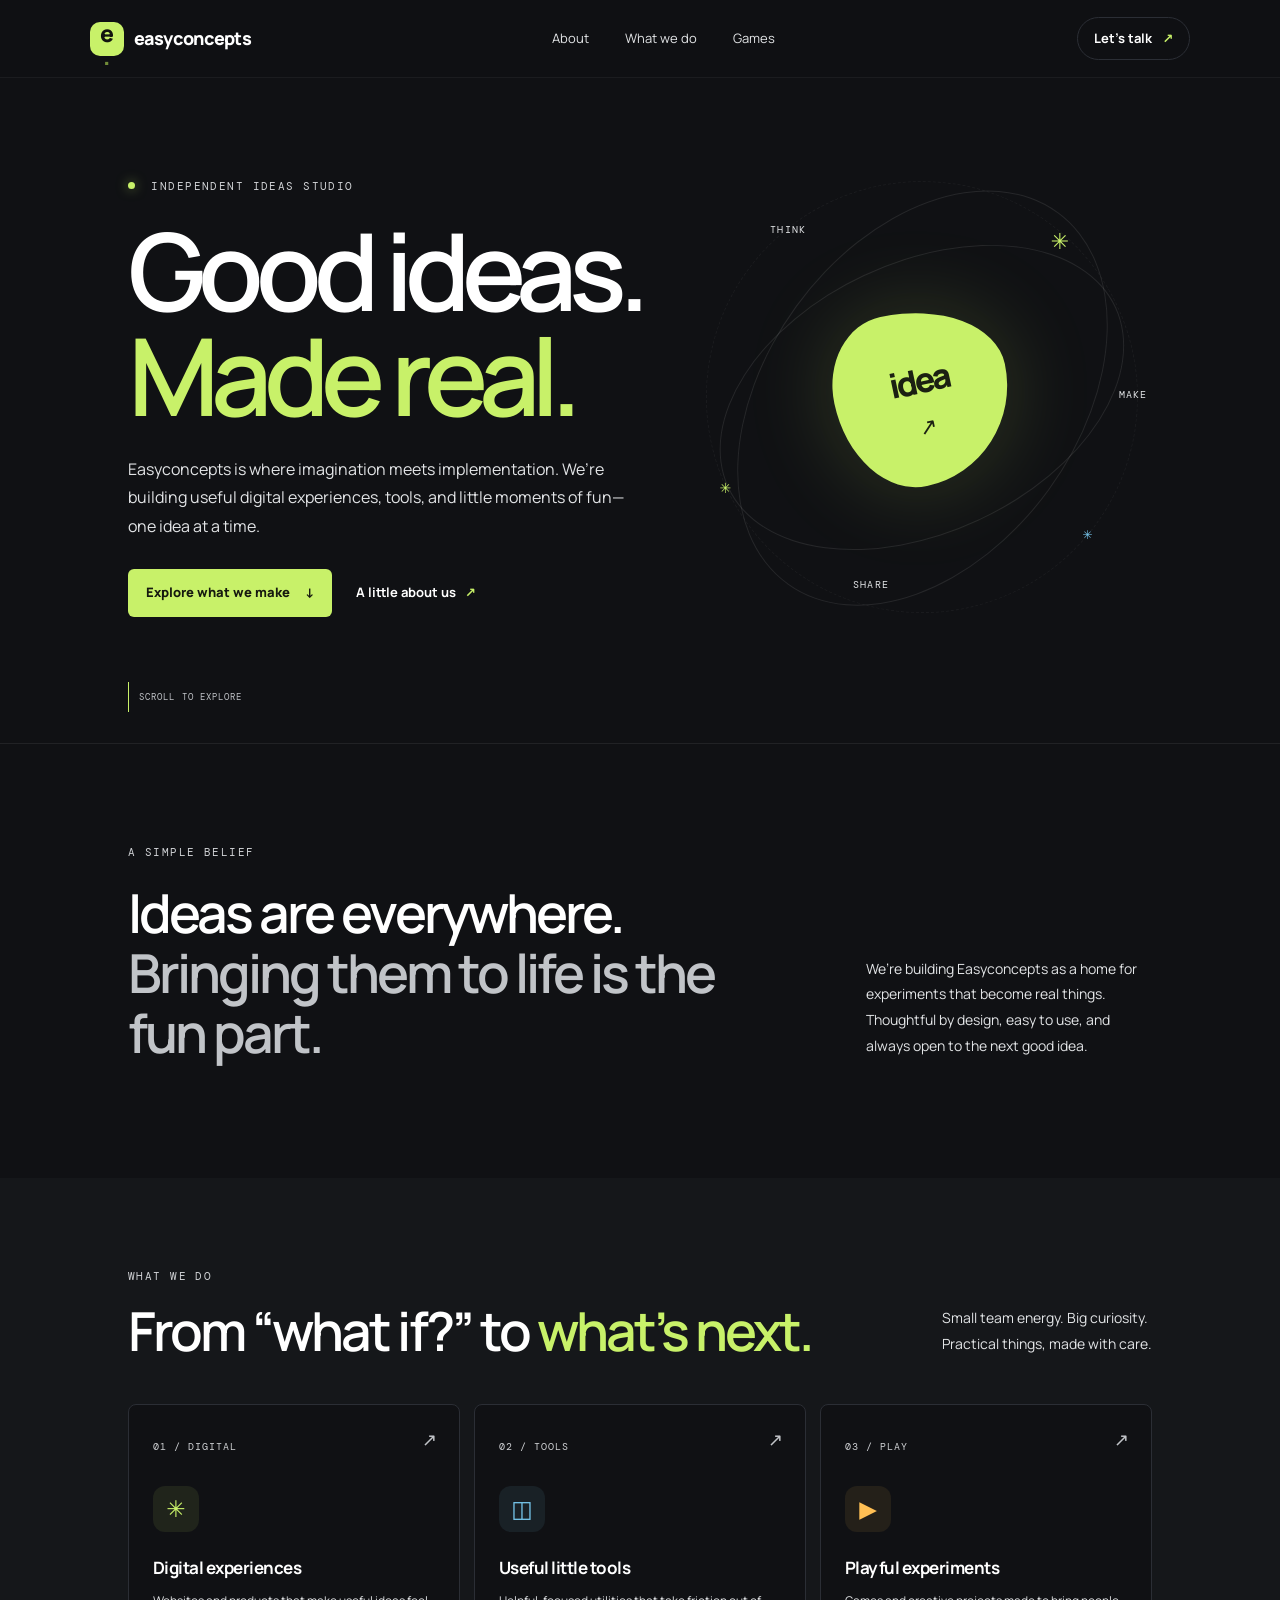
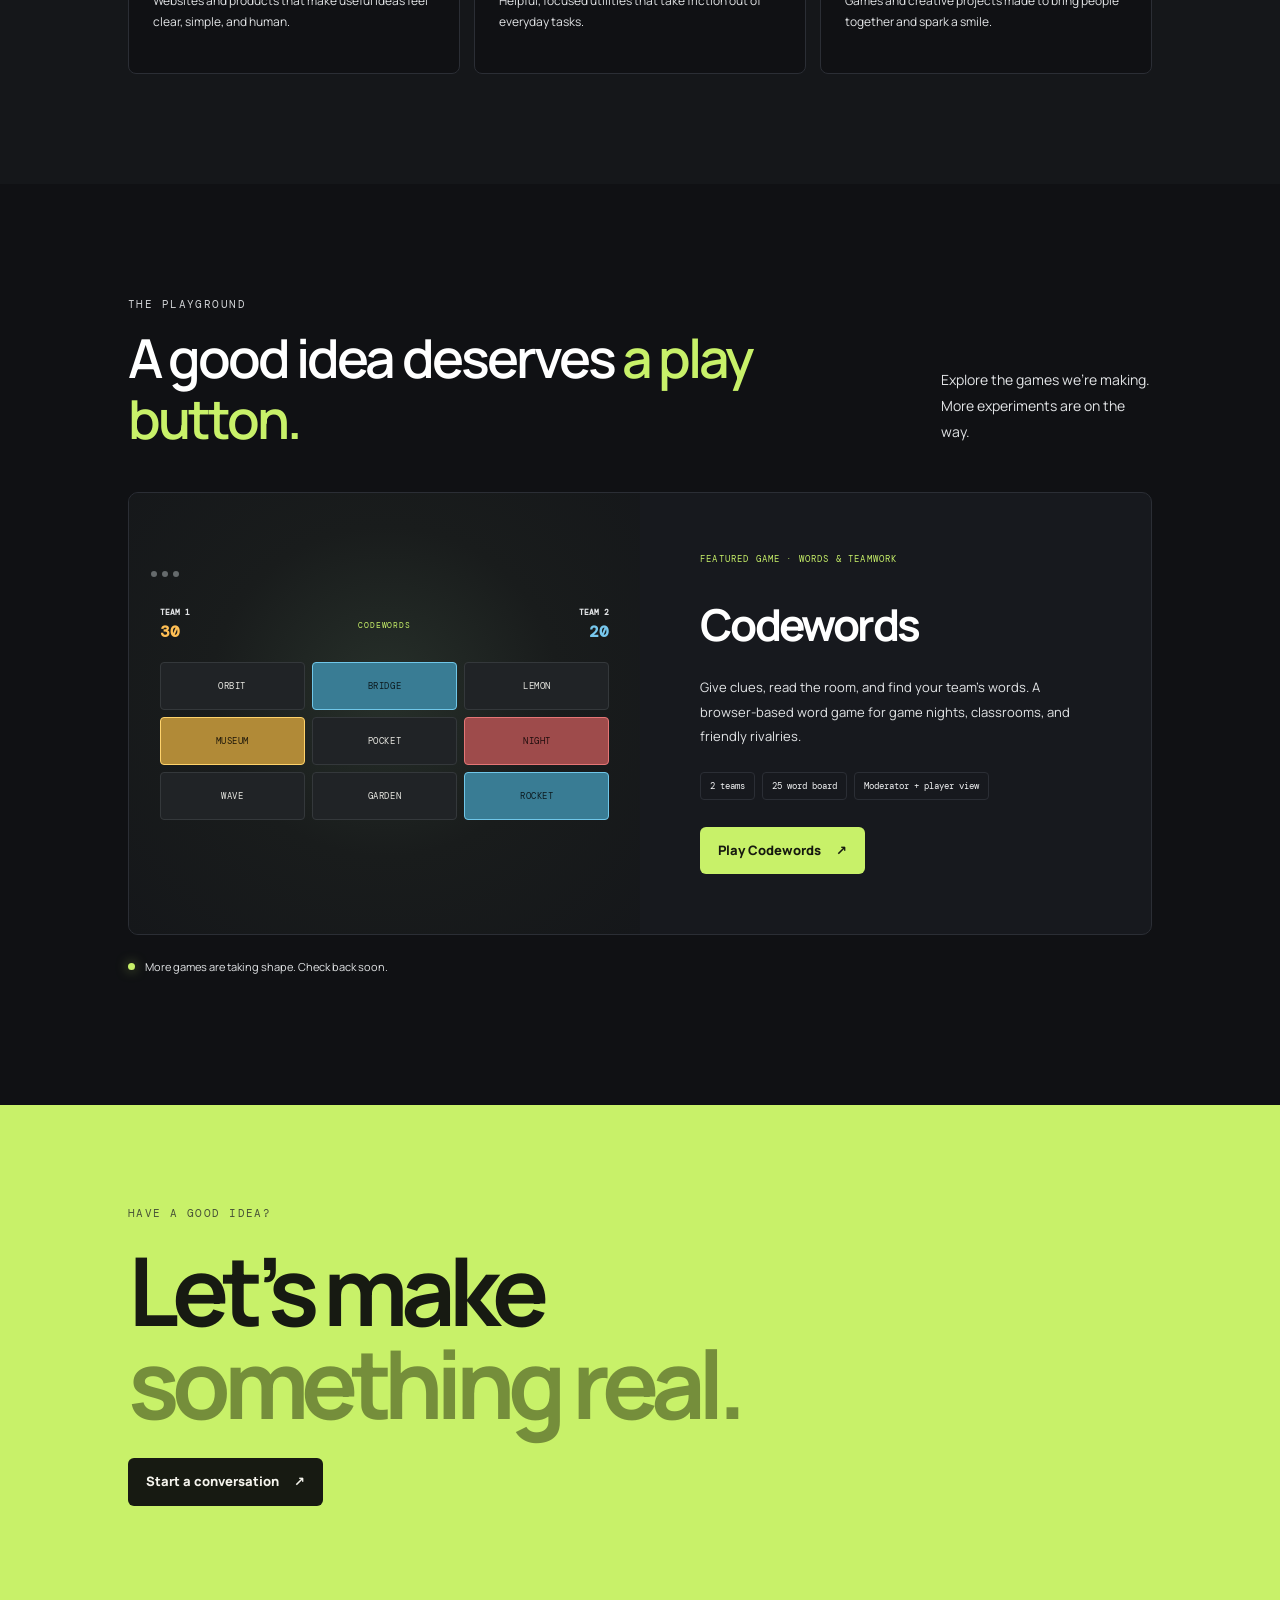
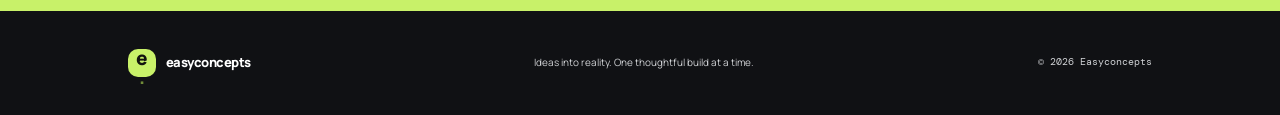
<file: index.html>
<!doctype html>
<html lang="en">
<head>
  <meta charset="utf-8">
  <meta name="viewport" content="width=device-width, initial-scale=1">
  <meta name="theme-color" content="#101114">
  <meta name="description" content="Easyconcepts turns good ideas into thoughtful digital experiences, useful tools, and playful things to share.">
  <title>Easyconcepts — Ideas, made real.</title>
  <link rel="preconnect" href="https://fonts.googleapis.com">
  <link rel="preconnect" href="https://fonts.gstatic.com" crossorigin>
  <link href="https://fonts.googleapis.com/css2?family=DM+Mono:wght@400;500&family=Manrope:wght@400;500;600;700;800&display=swap" rel="stylesheet">
  <link rel="stylesheet" href="css/styles.css">
  <link rel="stylesheet" href="css/readability.css">
</head>
<body class="site-page">
  <header class="site-header">
    <a class="brand" href="#home" aria-label="Easyconcepts home"><span class="brand-mark">e<span>.</span></span><span>easyconcepts</span></a>
    <nav class="site-nav" aria-label="Main navigation">
      <a href="#about">About</a><a href="#work">What we do</a><a href="#games">Games</a>
    </nav>
    <a class="header-cta" href="mailto:hello@easyconcepts.in">Let’s talk <span aria-hidden="true">↗</span></a>
  </header>

  <main>
    <section class="hero section-wrap" id="home">
      <div class="hero-copy">
        <p class="eyebrow"><span class="status-dot"></span> INDEPENDENT IDEAS STUDIO</p>
        <h1>Good ideas.<br><span class="accent-text">Made real.</span></h1>
        <p class="hero-description">Easyconcepts is where imagination meets implementation. We’re building useful digital experiences, tools, and little moments of fun—one idea at a time.</p>
        <div class="hero-actions"><a class="button button-primary" href="#work">Explore what we make <span aria-hidden="true">↓</span></a><a class="text-link" href="#about">A little about us <span aria-hidden="true">↗</span></a></div>
      </div>
      <div class="hero-art" aria-label="Abstract illustration representing an idea coming to life" role="img">
        <div class="orbit orbit-one"></div><div class="orbit orbit-two"></div><div class="orbit orbit-three"></div>
        <div class="art-core"><span>idea</span><strong>↗</strong></div>
        <span class="art-label label-one">THINK</span><span class="art-label label-two">MAKE</span><span class="art-label label-three">SHARE</span>
        <span class="art-star star-one">✳</span><span class="art-star star-two">✳</span><span class="art-star star-three">✳</span>
      </div>
      <a class="scroll-note" href="#about"><span></span> SCROLL TO EXPLORE</a>
    </section>

    <section class="intro-section section-wrap" id="about">
      <p class="eyebrow">A SIMPLE BELIEF</p>
      <div class="intro-grid"><h2>Ideas are everywhere.<br><span class="muted-text">Bringing them to life is the fun part.</span></h2><p>We’re building Easyconcepts as a home for experiments that become real things. Thoughtful by design, easy to use, and always open to the next good idea.</p></div>
    </section>

    <section class="work-section section-wrap" id="work">
      <div class="section-heading"><div><p class="eyebrow">WHAT WE DO</p><h2>From “what if?” to <span class="accent-text">what’s next.</span></h2></div><p>Small team energy. Big curiosity.<br>Practical things, made with care.</p></div>
      <div class="work-grid">
        <article class="work-card"><span class="card-index">01 / DIGITAL</span><div class="work-icon icon-spark">✳</div><h3>Digital experiences</h3><p>Websites and products that make useful ideas feel clear, simple, and human.</p><span class="card-arrow" aria-hidden="true">↗</span></article>
        <article class="work-card"><span class="card-index">02 / TOOLS</span><div class="work-icon icon-shape">◫</div><h3>Useful little tools</h3><p>Helpful, focused utilities that take friction out of everyday tasks.</p><span class="card-arrow" aria-hidden="true">↗</span></article>
        <article class="work-card"><span class="card-index">03 / PLAY</span><div class="work-icon icon-play">▶</div><h3>Playful experiments</h3><p>Games and creative projects made to bring people together and spark a smile.</p><span class="card-arrow" aria-hidden="true">↗</span></article>
      </div>
    </section>

    <section class="games-section section-wrap" id="games">
      <div class="section-heading"><div><p class="eyebrow">THE PLAYGROUND</p><h2>A good idea deserves <span class="accent-text">a play button.</span></h2></div><p>Explore the games we’re making.<br>More experiments are on the way.</p></div>
      <article class="game-feature">
        <div class="game-preview" aria-hidden="true"><div class="preview-top"><span></span><span></span><span></span></div><div class="preview-score"><b>TEAM 1 <strong>30</strong></b><i>CODEWORDS</i><b>TEAM 2 <strong>20</strong></b></div><div class="preview-grid"><span>ORBIT</span><span class="tile-blue">BRIDGE</span><span>LEMON</span><span class="tile-gold">MUSEUM</span><span>POCKET</span><span class="tile-red">NIGHT</span><span>WAVE</span><span>GARDEN</span><span class="tile-blue">ROCKET</span></div></div>
        <div class="game-info"><p class="eyebrow">FEATURED GAME · WORDS &amp; TEAMWORK</p><h3>Codewords</h3><p>Give clues, read the room, and find your team’s words. A browser-based word game for game nights, classrooms, and friendly rivalries.</p><div class="game-tags"><span>2 teams</span><span>25 word board</span><span>Moderator + player view</span></div><a class="button button-primary" href="games/codewords/">Play Codewords <span aria-hidden="true">↗</span></a></div>
      </article>
      <p class="coming-soon"><span class="status-dot"></span> More games are taking shape. Check back soon.</p>
    </section>

    <section class="contact-section section-wrap"><p class="eyebrow">HAVE A GOOD IDEA?</p><h2>Let’s make<br><span class="accent-text">something real.</span></h2><a class="button button-light" href="mailto:hello@easyconcepts.in">Start a conversation <span aria-hidden="true">↗</span></a></section>
  </main>

  <footer class="site-footer"><a class="brand" href="#home"><span class="brand-mark">e<span>.</span></span><span>easyconcepts</span></a><p>Ideas into reality. One thoughtful build at a time.</p><span>© <span id="year"></span> Easyconcepts</span></footer>
  <script>document.getElementById('year').textContent=new Date().getFullYear();</script>
</body>
</html>
</file>
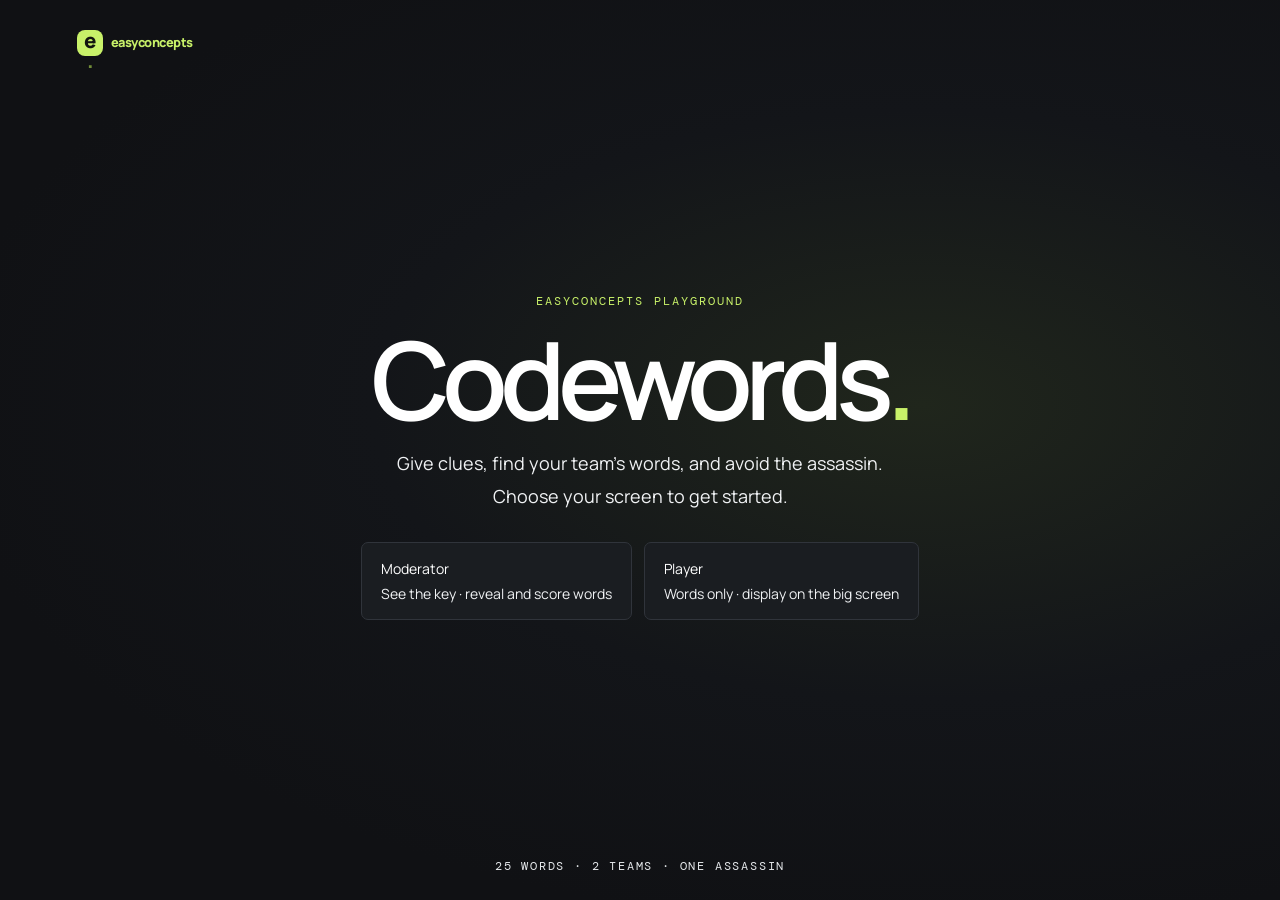
<file: games/codewords/index.html>
<!doctype html>
<html lang="en">
<head>
  <meta charset="utf-8">
  <meta name="viewport" content="width=device-width, initial-scale=1">
  <meta name="theme-color" content="#101114">
  <meta name="description" content="Play Codewords, a team word-guessing game by Easyconcepts.">
  <title>Codewords — Easyconcepts</title>
  <link rel="stylesheet" href="../../css/styles.css">
  <link rel="stylesheet" href="../../css/game.css">
  <link rel="stylesheet" href="../../css/game-board-responsive.css">
</head>
<body class="game-page player">
  <main class="game-shell">
    <section id="chooser" class="game-overlay">
      <a class="game-brand game-brand-home" href="../../" aria-label="Easyconcepts home"><span class="brand-mark">e<span>.</span></span><span>easyconcepts</span></a>
      <div class="chooser-content"><p class="game-kicker">EASYCONCEPTS PLAYGROUND</p><h1>Codewords<span>.</span></h1><p class="game-intro">Give clues, find your team’s words, and avoid the assassin. Choose your screen to get started.</p>
        <div class="role-choices"><button class="role-choice" data-role="moderator">Moderator <small>See the key · reveal and score words</small></button><button class="role-choice" data-role="player">Player <small>Words only · display on the big screen</small></button></div>
      </div>
      <span class="game-footnote">25 WORDS · 2 TEAMS · ONE ASSASSIN</span>
    </section>
    <section id="app" class="game-app" hidden>
      <header class="game-header">
        <a class="game-brand" href="../../" aria-label="Easyconcepts home"><span class="brand-mark">e<span>.</span></span><span>easyconcepts</span></a>
        <div id="team1" class="score-team team-one"><span>TEAM 1</span><strong id="s1">0</strong></div>
        <div class="game-status"><div id="status" aria-live="polite">&nbsp;</div><div id="target"></div></div>
        <div id="team2" class="score-team team-two"><span>TEAM 2</span><strong id="s2">0</strong></div>
        <a class="home-link" href="../../">Back to site ↗</a>
      </header>
      <main id="grid" class="word-grid" aria-label="Codewords game board"></main>
      <footer id="controls" class="game-controls" hidden>
        <label for="listSel">Word list</label><select id="listSel"></select>
        <button id="newGame" class="game-button button-accent">New game</button><button id="openPlayer" class="game-button">Open player screen</button>
        <span class="controls-spacer"></span><span id="remaining" class="remaining"></span>
      </footer>
    </section>
    <section id="assassinModal" class="game-overlay modal-overlay" hidden>
      <div class="assassin-dialog"><span class="assassin-mark">!</span><p class="game-kicker">DANGER REVEALED</p><h2>Assassin!</h2><p>Which team is playing? That team loses 20 points and the target drops to 80.</p><div class="role-choices"><button class="role-choice team-pick" data-team="1">Team 1</button><button class="role-choice team-pick" data-team="2">Team 2</button></div></div>
    </section>
  </main>
  <script type="module" src="../../js/game.js"></script>
</body>
</html>
</file>
<file: css/styles.css>
@import url('https://fonts.googleapis.com/css2?family=DM+Mono:wght@400;500&family=Manrope:wght@400;500;600;700;800&display=swap');
:root{color-scheme:dark;--bg:#101114;--panel:#17191e;--panel-2:#1d2026;--line:#2b2e35;--ink:#f4f3ef;--muted:#a2a3a5;--dim:#777a80;--lime:#c8f169;--blue:#77c7ed;--gold:#ffbf54;--red:#f17878;--mono:'DM Mono',monospace;--sans:'Manrope',system-ui,sans-serif}
*{box-sizing:border-box}html{scroll-behavior:smooth;scroll-padding-top:90px}body{margin:0;background:var(--bg);color:var(--ink);font-family:var(--sans);font-size:16px;line-height:1.55}a{color:inherit;text-decoration:none}button,select{font:inherit}::selection{background:var(--lime);color:#101114}.site-header{height:78px;padding:0 clamp(20px,7vw,112px);display:flex;align-items:center;justify-content:space-between;border-bottom:1px solid #ffffff0d;position:sticky;top:0;z-index:10;background:#101114eF;backdrop-filter:blur(16px)}.brand{display:inline-flex;align-items:center;gap:10px;font-weight:800;letter-spacing:-.04em}.brand-mark{display:grid;place-items:center;width:34px;height:34px;border-radius:10px;background:var(--lime);color:#12140f;font-size:23px;line-height:1;font-weight:800}.brand-mark span{color:#718c38}.site-nav{display:flex;gap:36px;font-size:13px;color:var(--muted)}.site-nav a:hover,.text-link:hover{color:var(--lime)}.header-cta{font-size:13px;font-weight:700;border:1px solid var(--line);border-radius:100px;padding:10px 16px}.header-cta span{color:var(--lime);margin-left:8px}.section-wrap{padding-left:clamp(22px,10vw,160px);padding-right:clamp(22px,10vw,160px)}.hero{min-height:665px;display:grid;grid-template-columns:1.1fr .9fr;align-items:center;position:relative;padding-top:74px;padding-bottom:100px;overflow:hidden}.eyebrow{font:11px/1.5 var(--mono);letter-spacing:.13em;color:var(--muted);margin:0 0 22px}.status-dot{display:inline-block;width:7px;height:7px;border-radius:50%;background:var(--lime);box-shadow:0 0 12px #c8f16988;margin-right:8px;vertical-align:1px}.hero h1{font-size:clamp(56px,8.4vw,112px);line-height:.98;letter-spacing:-.075em;margin:0;font-weight:600}.accent-text{color:var(--lime)}.hero-description{max-width:510px;margin:27px 0 28px;color:var(--muted);font-size:16px;line-height:1.8}.hero-actions{display:flex;align-items:center;gap:24px}.button{display:inline-flex;align-items:center;gap:15px;padding:13px 18px;border-radius:6px;font-size:13px;font-weight:800;transition:transform .2s,background .2s}.button:hover{transform:translateY(-2px)}.button-primary{background:var(--lime);color:#16190f}.button-primary:hover{background:#d7ff83}.text-link{font-size:13px;font-weight:700}.text-link span{color:var(--lime);margin-left:6px}.hero-art{width:min(39vw,460px);aspect-ratio:1;justify-self:end;position:relative;display:grid;place-items:center}.orbit{position:absolute;border:1px solid #ffffff17;border-radius:50%;transform:rotate(-25deg)}.orbit-one{width:93%;height:59%}.orbit-two{width:68%;height:100%;transform:rotate(36deg)}.orbit-three{width:94%;height:94%;border-style:dashed;opacity:.5}.art-core{width:38%;aspect-ratio:1;border-radius:36% 64% 58% 42% / 43% 41% 59% 57%;background:var(--lime);color:#1b2012;display:flex;flex-direction:column;justify-content:center;align-items:center;transform:rotate(-12deg);box-shadow:0 0 90px #c8f16930}.art-core span{font-size:clamp(20px,3vw,34px);font-weight:800;letter-spacing:-.08em}.art-core strong{font:22px var(--mono);margin-top:5px}.art-label{position:absolute;font:10px var(--mono);letter-spacing:.12em;color:var(--muted)}.label-one{top:12%;left:17%}.label-two{right:1%;top:48%}.label-three{bottom:8%;left:35%}.art-star{position:absolute;color:var(--lime);font-size:22px}.star-one{right:18%;top:12%}.star-two{left:6%;bottom:28%;font-size:14px}.star-three{right:13%;bottom:18%;font-size:12px;color:var(--blue)}.scroll-note{position:absolute;bottom:31px;left:clamp(22px,10vw,160px);font:9px var(--mono);letter-spacing:.12em;color:var(--dim);display:flex;align-items:center;gap:10px}.scroll-note span{height:30px;width:1px;background:var(--lime)}.intro-section{border-top:1px solid #ffffff12;padding-top:100px;padding-bottom:115px}.intro-grid{display:grid;grid-template-columns:1.4fr .6fr;gap:70px;align-items:end}.intro-grid h2,.section-heading h2{font-size:clamp(32px,4.2vw,55px);line-height:1.12;letter-spacing:-.055em;font-weight:600;margin:0}.muted-text{color:#666a70}.intro-grid>p,.section-heading>p{color:var(--muted);font-size:14px;line-height:1.85;margin:0 0 4px;max-width:360px}.work-section{padding-top:90px;padding-bottom:110px;background:#15171a}.section-heading{display:flex;align-items:end;justify-content:space-between;gap:30px;margin-bottom:43px}.section-heading .eyebrow{margin-bottom:16px}.work-grid{display:grid;grid-template-columns:repeat(3,1fr);gap:14px}.work-card{position:relative;min-height:270px;padding:24px;border:1px solid var(--line);background:var(--bg);border-radius:8px;transition:border-color .2s,transform .2s}.work-card:hover{border-color:#c8f16970;transform:translateY(-4px)}.card-index{font:10px var(--mono);letter-spacing:.1em;color:var(--dim)}.work-icon{width:46px;height:46px;border-radius:12px;display:grid;place-items:center;margin-top:27px;font-size:23px}.icon-spark{color:var(--lime);background:#c8f16915}.icon-shape{color:var(--blue);background:#77c7ed15}.icon-play{color:var(--gold);background:#ffbf5415}.work-card h3{margin:22px 0 8px;font-size:17px;letter-spacing:-.03em}.work-card p{max-width:290px;margin:0;color:var(--muted);font-size:12px;line-height:1.8}.card-arrow{position:absolute;right:22px;top:20px;color:var(--dim)}.games-section{padding-top:112px;padding-bottom:118px}.game-feature{display:grid;grid-template-columns:1fr 1fr;border:1px solid var(--line);border-radius:10px;overflow:hidden;background:var(--panel)}.game-preview{min-height:340px;padding:22px;background:radial-gradient(ellipse at 50% 45%,#27302a 0%,#191c1c 48%,#15171a 100%);display:flex;flex-direction:column;justify-content:center;gap:20px}.preview-top{position:absolute;align-self:flex-start;display:flex;gap:5px;transform:translateY(-140px)}.preview-top span{width:6px;height:6px;border-radius:50%;background:#656a6c}.preview-score{display:flex;justify-content:space-between;align-items:center;max-width:450px;width:100%;margin:auto auto 0;font:8px var(--mono);color:var(--muted)}.preview-score b{display:flex;flex-direction:column;gap:4px}.preview-score b:first-child strong{color:var(--gold);font-size:16px}.preview-score b:last-child{text-align:right}.preview-score b:last-child strong{color:var(--blue);font-size:16px}.preview-score i{font-style:normal;color:var(--lime);letter-spacing:.12em}.preview-grid{display:grid;grid-template-columns:repeat(3,1fr);gap:7px;max-width:450px;width:100%;margin:0 auto auto}.preview-grid span{min-height:48px;display:grid;place-items:center;border:1px solid #34383b;border-radius:4px;background:#202326;color:#e8e8e2;font:9px var(--mono);letter-spacing:.06em}.preview-grid .tile-blue{background:#397c94;color:#0d1b20;border-color:#70c7e9}.preview-grid .tile-gold{background:#b18a37;color:#20190b;border-color:#ffd36b}.preview-grid .tile-red{background:#9e4b4b;color:#210e0e;border-color:#e57676}.game-info{padding:clamp(28px,5vw,60px);align-self:center}.game-info .eyebrow{font-size:9px;color:var(--lime)}.game-info h3{font-size:clamp(30px,4vw,44px);letter-spacing:-.06em;margin:0 0 14px}.game-info>p:not(.eyebrow){color:var(--muted);font-size:13px;line-height:1.9;max-width:430px}.game-tags{display:flex;gap:7px;flex-wrap:wrap;margin:23px 0 27px}.game-tags span{font:9px var(--mono);color:#b4b7b1;padding:7px 9px;border:1px solid var(--line);border-radius:4px}.coming-soon{margin-top:23px;color:var(--dim);font-size:11px}.contact-section{padding-top:100px;padding-bottom:105px;background:var(--lime);color:#171a12}.contact-section .eyebrow{color:#485237}.contact-section h2{font-size:clamp(52px,8vw,95px);line-height:.98;letter-spacing:-.075em;margin:0 0 28px}.contact-section .accent-text{color:#758e3b}.button-light{background:#171a12;color:#f5f4ed}.button-light:hover{background:#303625}.site-footer{min-height:104px;padding:22px clamp(22px,10vw,160px);display:flex;align-items:center;justify-content:space-between;gap:20px;color:var(--dim);font-size:10px}.site-footer .brand{color:var(--ink);font-size:13px}.site-footer .brand-mark{width:28px;height:28px;font-size:19px}.site-footer p{margin:0}.site-footer>span{font-family:var(--mono)}
@media(max-width:800px){.hero{min-height:auto;grid-template-columns:1fr;padding-top:90px;padding-bottom:105px}.hero-art{position:absolute;width:43vw;right:4vw;top:100px;opacity:.58;z-index:-1}.hero-copy{max-width:590px}.hero-description{max-width:440px}.intro-grid{grid-template-columns:1fr;gap:22px}.intro-grid>p{max-width:530px}.work-grid{grid-template-columns:1fr}.work-card{min-height:220px}.work-icon{margin-top:20px}.game-feature{grid-template-columns:1fr}.game-preview{min-height:300px}.section-heading{align-items:flex-start;flex-direction:column}.section-heading>p br{display:none}}@media(max-width:560px){.site-header{height:66px;padding:0 18px}.site-nav{gap:14px;font-size:11px}.site-nav a:nth-child(2){display:none}.brand{gap:7px;font-size:13px}.brand-mark{width:29px;height:29px;font-size:20px}.header-cta{font-size:11px;padding:8px 11px}.hero{padding-top:78px}.hero h1{font-size:clamp(58px,15vw,80px)}.hero-art{width:57vw;right:-5vw;top:110px;opacity:.32}.hero-description{font-size:14px;max-width:95%}.hero-actions{gap:16px;flex-wrap:wrap}.button{font-size:11px}.text-link{font-size:11px}.intro-section,.work-section,.games-section{padding-top:75px;padding-bottom:80px}.intro-grid h2,.section-heading h2{font-size:34px}.work-card{min-height:220px}.game-preview{min-height:260px}.preview-grid span{min-height:40px;font-size:8px}.preview-score{font-size:7px}.game-info{padding:28px 22px}.contact-section{padding-top:75px;padding-bottom:80px}.contact-section h2{font-size:64px}.site-footer{align-items:flex-start;flex-direction:column;padding:25px 22px;gap:12px}.scroll-note{left:22px}}
</file>
<file: css/readability.css>
/* Stronger contrast and more comfortable reading sizes for the Easyconcepts site. */
:root{--ink:#fff;--muted:#e2e4e6;--dim:#c1c4c8}
body{font-size:18px;line-height:1.65;color:#fff}
.site-nav,.hero-description,.intro-grid>p,.section-heading>p,.work-card p,.game-info>p:not(.eyebrow),.coming-soon{color:#e2e4e6}
.eyebrow,.card-index,.site-footer{color:#d0d2d5}
.site-header{background:rgba(16,17,20,.96)}
.work-card h3,.game-info h3{color:#fff}
.game-tags span{color:#f2f3f4}
.muted-text{color:#c1c4c8}
@media(max-width:560px){body{font-size:17px}}
</file>
<file: css/game.css>
/* Shared styles for the Game of Words application. */
body.game-page{--bg:#101114;--panel:#191c22;--line:#30343b;--ink:#f4f3ef;--muted:#a2a3a5;--dim:#777a80;--lime:#c8f169;--blue:#77c7ed;--gold:#ffbf54;--red:#f17878;min-height:100%;height:100dvh;overflow:hidden;background:var(--bg);color:var(--ink);font:14px/1.4 'Manrope',system-ui,sans-serif}.game-page *{box-sizing:border-box}.game-page button,.game-page select{font:inherit}.game-page [hidden]{display:none!important}.game-shell{height:100%;min-height:0}.game-app{height:100%;display:flex;flex-direction:column}.game-overlay{position:fixed;inset:0;z-index:20;display:flex;flex-direction:column;align-items:center;justify-content:center;padding:24px;background:radial-gradient(ellipse at 72% 45%,#20261c 0%,#131519 42%,#101114 75%)}.game-brand{font-size:13px;font-weight:800;letter-spacing:-.04em;color:#d9dad5}.game-brand span{color:var(--lime)}#chooser>.game-brand{position:absolute;top:30px;left:clamp(22px,6vw,90px)}.chooser-content{width:min(760px,100%);text-align:center}.game-kicker{font:10px/1.5 'DM Mono',monospace;letter-spacing:.17em;color:var(--lime)}.chooser-content h1{font-size:clamp(54px,10vw,108px);line-height:.96;letter-spacing:-.075em;margin:17px 0;font-weight:600}.chooser-content h1 span{color:var(--lime)}.game-intro{max-width:510px;margin:0 auto 30px;color:var(--muted);line-height:1.8}.role-choices{display:flex;justify-content:center;gap:12px;flex-wrap:wrap}.role-choice{min-width:220px;padding:16px 19px;border:1px solid var(--line);border-radius:7px;background:#1a1d21;color:var(--ink);text-align:left;font-weight:750;cursor:pointer;transition:border-color .2s,transform .2s}.role-choice:hover{border-color:var(--lime);transform:translateY(-2px)}.role-choice small{display:block;margin-top:5px;color:var(--muted);font-size:11px;font-weight:400}.game-footnote{position:absolute;bottom:26px;font:9px 'DM Mono',monospace;letter-spacing:.15em;color:var(--dim)}.game-header{height:74px;display:flex;align-items:center;gap:clamp(10px,2vw,30px);padding:0 clamp(12px,3vw,42px);border-bottom:1px solid var(--line);flex:0 0 auto}.game-header>.game-brand{flex:0 0 auto}.score-team{display:flex;align-items:baseline;gap:9px;white-space:nowrap}.score-team span{font:9px 'DM Mono',monospace;letter-spacing:.1em;color:var(--muted)}.score-team strong{font-size:clamp(20px,4vh,30px);font-variant-numeric:tabular-nums}.team-one strong{color:var(--gold)}.team-two strong{color:var(--blue)}.game-status{flex:1;min-width:0;text-align:center;color:var(--muted);font-size:12px}.game-status #status.alert{color:#ff8585;font-weight:800}.game-status #target{font:9px 'DM Mono',monospace;color:var(--dim);margin-top:3px}.home-link{font-size:10px;color:var(--muted);white-space:nowrap}.home-link:hover{color:var(--lime)}.word-grid{flex:1;min-height:0;display:grid;grid-template-columns:repeat(5,minmax(0,1fr));grid-template-rows:repeat(5,minmax(0,1fr));gap:clamp(5px,1vw,12px);padding:clamp(8px,1.5vw,18px)}.word-cell{position:relative;display:flex;align-items:center;justify-content:center;overflow:hidden;padding:clamp(4px,1vw,12px);border:1px solid #30343b;border-radius:7px;background:var(--panel);color:var(--ink);text-align:center;font-size:clamp(11px,min(2.6vw,4.5vh),36px);font-weight:750;line-height:1.12;overflow-wrap:anywhere;user-select:none;transition:transform .12s,border-color .12s,background .12s}.word-cell.word-medium .word{font-size:.82em}.word-cell.word-long .word{font-size:.67em}.word-cell.word-extra-long .word{font-size:.52em}.moderator .word-cell{cursor:pointer}.moderator .word-cell:not(:disabled):hover{transform:translateY(-2px);border-color:#e2e5df}.word-cell:focus-visible{outline:2px solid var(--lime);outline-offset:2px}.word-cell .word-tag{position:absolute;left:7px;top:5px;font:8px 'DM Mono',monospace;letter-spacing:.08em;text-transform:uppercase;opacity:.8}.player .word-tag{display:none}.moderator .word-cell.key-t1{background:#47390f;border-color:var(--gold);color:#ffe0a2}.moderator .word-cell.key-t2{background:#153747;border-color:var(--blue);color:#c6edff}.moderator .word-cell.key-assassin{background:#4b2020;border-color:var(--red);color:#ffd0d0}.moderator .word-cell.key-neutral{background:#24272d;border-color:#454a53;color:#c3c6cd}.word-cell.revealed{font-weight:800}.word-cell.revealed.key-t1{background:var(--gold);border-color:var(--gold);color:#211800}.word-cell.revealed.key-t2{background:var(--blue);border-color:var(--blue);color:#071b24}.word-cell.revealed.key-assassin{background:var(--red);border-color:var(--red);color:#250707}.word-cell.revealed.key-neutral{background:#858b95;border-color:#858b95;color:#15171b}.moderator .word-cell.revealed{opacity:.57}.word-cell.revealed .word{text-decoration:line-through;text-decoration-thickness:2px}.game-controls{display:flex;align-items:center;gap:8px;flex-wrap:wrap;min-height:58px;padding:8px clamp(10px,2vw,24px);border-top:1px solid var(--line);flex:0 0 auto}.game-controls label{font:9px 'DM Mono',monospace;letter-spacing:.08em;color:var(--muted)}.game-controls select,.game-button{border:1px solid var(--line);border-radius:5px;background:#1b1e23;color:var(--ink);padding:8px 11px;font-size:11px;cursor:pointer}.game-controls select{min-width:160px}.game-controls select:disabled{opacity:.55}.game-button:hover,.game-controls select:hover{border-color:var(--lime)}.game-button.button-accent{background:var(--lime);border-color:var(--lime);color:#16190f;font-weight:800}.controls-spacer{flex:1}.remaining{font:9px 'DM Mono',monospace;color:var(--muted)}.modal-overlay{z-index:30;background:#08090be8}.assassin-dialog{width:min(430px,100%);padding:35px;border:1px solid #9a4848;border-radius:10px;background:#19191c;text-align:center;box-shadow:0 20px 100px #0009}.assassin-mark{display:grid;place-items:center;width:44px;height:44px;margin:0 auto 18px;border:1px solid var(--red);border-radius:50%;color:var(--red);font-size:24px;font-weight:700}.assassin-dialog h2{margin:8px 0;font-size:38px;letter-spacing:-.05em}.assassin-dialog>p:not(.game-kicker){color:var(--muted);line-height:1.7}.team-pick{min-width:120px;text-align:center}.team-pick:first-child{border-color:#947027;color:var(--gold)}.team-pick:last-child{border-color:#397e98;color:var(--blue)}@media(max-width:760px){.game-header{height:68px;gap:10px}.game-header>.game-brand{font-size:0}.game-header>.game-brand span{font-size:19px}.score-team{gap:5px}.score-team span{font-size:7px}.home-link{display:none}.word-grid{gap:5px;padding:6px}.word-cell{border-radius:5px}.word-cell .word-tag{font-size:6px;left:4px;top:4px}.game-controls{gap:5px}.game-controls select,.game-button{padding:7px;font-size:10px}.game-controls select{min-width:110px}.game-controls label{font-size:8px}}@media(max-width:430px){.score-team{flex-direction:column;gap:0;align-items:center}.score-team strong{font-size:18px}.game-status{font-size:10px}.game-header{padding:0 8px}.role-choice{min-width:min(100%,220px)}.assassin-dialog{padding:26px}}
</file>
<file: css/game-board-responsive.css>
body.game-page{--muted:#f0f2f4;--dim:#e0e3e7;--ink:#fff;color:#fff}
.game-header{height:auto;min-height:clamp(82px,11vh,132px);flex:0 0 auto;gap:clamp(12px,2.4vw,36px);padding:10px clamp(14px,2.5vw,36px)}
.game-page .game-brand{display:inline-flex;align-items:center;gap:8px;flex:0 0 auto;color:#fff;font-size:clamp(12px,1vw,15px);font-weight:800;letter-spacing:-.04em;white-space:nowrap}
.game-page .game-brand .brand-mark{display:grid;place-items:center;width:clamp(26px,2vw,34px);height:clamp(26px,2vw,34px);border-radius:8px;background:var(--lime);color:#12140f;font-family:'Manrope',system-ui,sans-serif;font-size:clamp(18px,1.6vw,23px);line-height:1;font-weight:800}
.game-page .game-brand .brand-mark span{color:#718c38;font-size:inherit}
.game-page .game-brand-home{position:absolute;top:clamp(20px,4vh,36px);left:clamp(22px,6vw,90px)}
.game-page .score-team span{font-size:clamp(12px,1.1vw,17px);font-weight:700;letter-spacing:.08em;color:#fff}
.score-team{gap:7px}
.score-team strong{font-size:clamp(24px,4vh,46px)}
.game-status{font-size:clamp(12px,1.15vw,18px);color:#fff;line-height:1.25}
.game-status #target{font-size:clamp(10px,.9vw,14px);color:#e0e3e7;margin-top:3px}
.home-link{font-size:clamp(11px,.95vw,15px);color:#fff;white-space:nowrap}
.word-grid{gap:clamp(7px,.8vw,13px);padding:clamp(9px,1.1vw,18px)}
.game-page .word-cell{font-size:clamp(22px,min(4.5vw,9vh),11rem);font-weight:750;line-height:1.05;padding:clamp(8px,1vw,16px);border-radius:8px;color:#fff;white-space:nowrap;overflow:hidden}
.game-page .word-cell .word{display:block;width:100%;max-width:100%;font-size:inherit;line-height:1.05;white-space:nowrap;overflow-wrap:normal;word-break:normal;hyphens:none}
.game-page .word-cell .word-tag{font-size:clamp(7px,.65vw,10px);line-height:1;left:clamp(6px,.75vw,12px);top:clamp(5px,.6vw,10px);opacity:.85}
.game-page .word-cell.revealed .word{font-weight:800;text-decoration-line:line-through;text-decoration-thickness:from-font}
.player .word-cell{font-weight:800;text-shadow:0 1px 2px #0005}
.game-controls{min-height:68px;padding:10px clamp(12px,1.7vw,24px);gap:10px}
.game-controls label,.remaining{font-size:clamp(10px,.85vw,14px);color:#fff}
.game-controls select,.game-button{font-size:clamp(11px,.9vw,15px);padding:9px 12px;color:#fff}
.game-controls select{min-width:clamp(150px,17vw,250px)}
.game-controls .button-accent{color:#111}
.role-choice{font-size:18px}
.role-choice small{font-size:14px;color:#f0f2f4}
.game-intro{font-size:18px;color:#f0f2f4}
.game-footnote,.game-kicker{font-size:12px;color:#e5e8eb}
.game-kicker{color:var(--lime)}
.assassin-dialog>p:not(.game-kicker){font-size:18px;color:#f0f2f4}
.team-pick{font-size:18px}

@media(max-width:760px){
  .game-header{height:64px;min-height:0;padding:5px 8px;gap:7px}
  .game-header>.game-brand{font-size:0}
  .game-header>.game-brand .brand-mark{width:28px;height:28px;font-size:19px}
  .score-team{gap:4px}
  .game-page .score-team span{font-size:8px}
  .score-team strong{font-size:clamp(20px,5vw,27px)}
  .game-status{font-size:clamp(10px,2.5vw,13px)}
  .game-status #target{font-size:9px}
  .home-link{display:none}
  .word-grid{gap:5px;padding:6px}
  .game-page .word-cell{font-size:clamp(15px,min(4vw,3.8vh),28px);padding:4px;border-radius:5px}
  .game-page .word-cell .word-tag{font-size:6px;left:4px;top:3px}
  .game-controls{min-height:54px;padding:5px;gap:5px}
  .game-controls label,.remaining{font-size:9px}
  .game-controls select,.game-button{font-size:10px;padding:6px}
  .game-controls select{min-width:105px}
  .game-page .game-header>.game-brand{font-size:0}
  .game-page .score-team span{font-size:clamp(9px,2vw,12px)}
}

@media(max-width:430px){
  .game-header{height:58px}
  .score-team{flex-direction:column;align-items:center;gap:0}
  .score-team strong{font-size:18px}
  .game-status{font-size:9px}
  .game-status #target{font-size:8px}
  .game-header{padding:0 8px}
  .game-page .word-cell{font-size:clamp(13px,3.8vw,17px)}
  .game-page .score-team span{font-size:clamp(9px,2vw,12px)}
}
</file>
